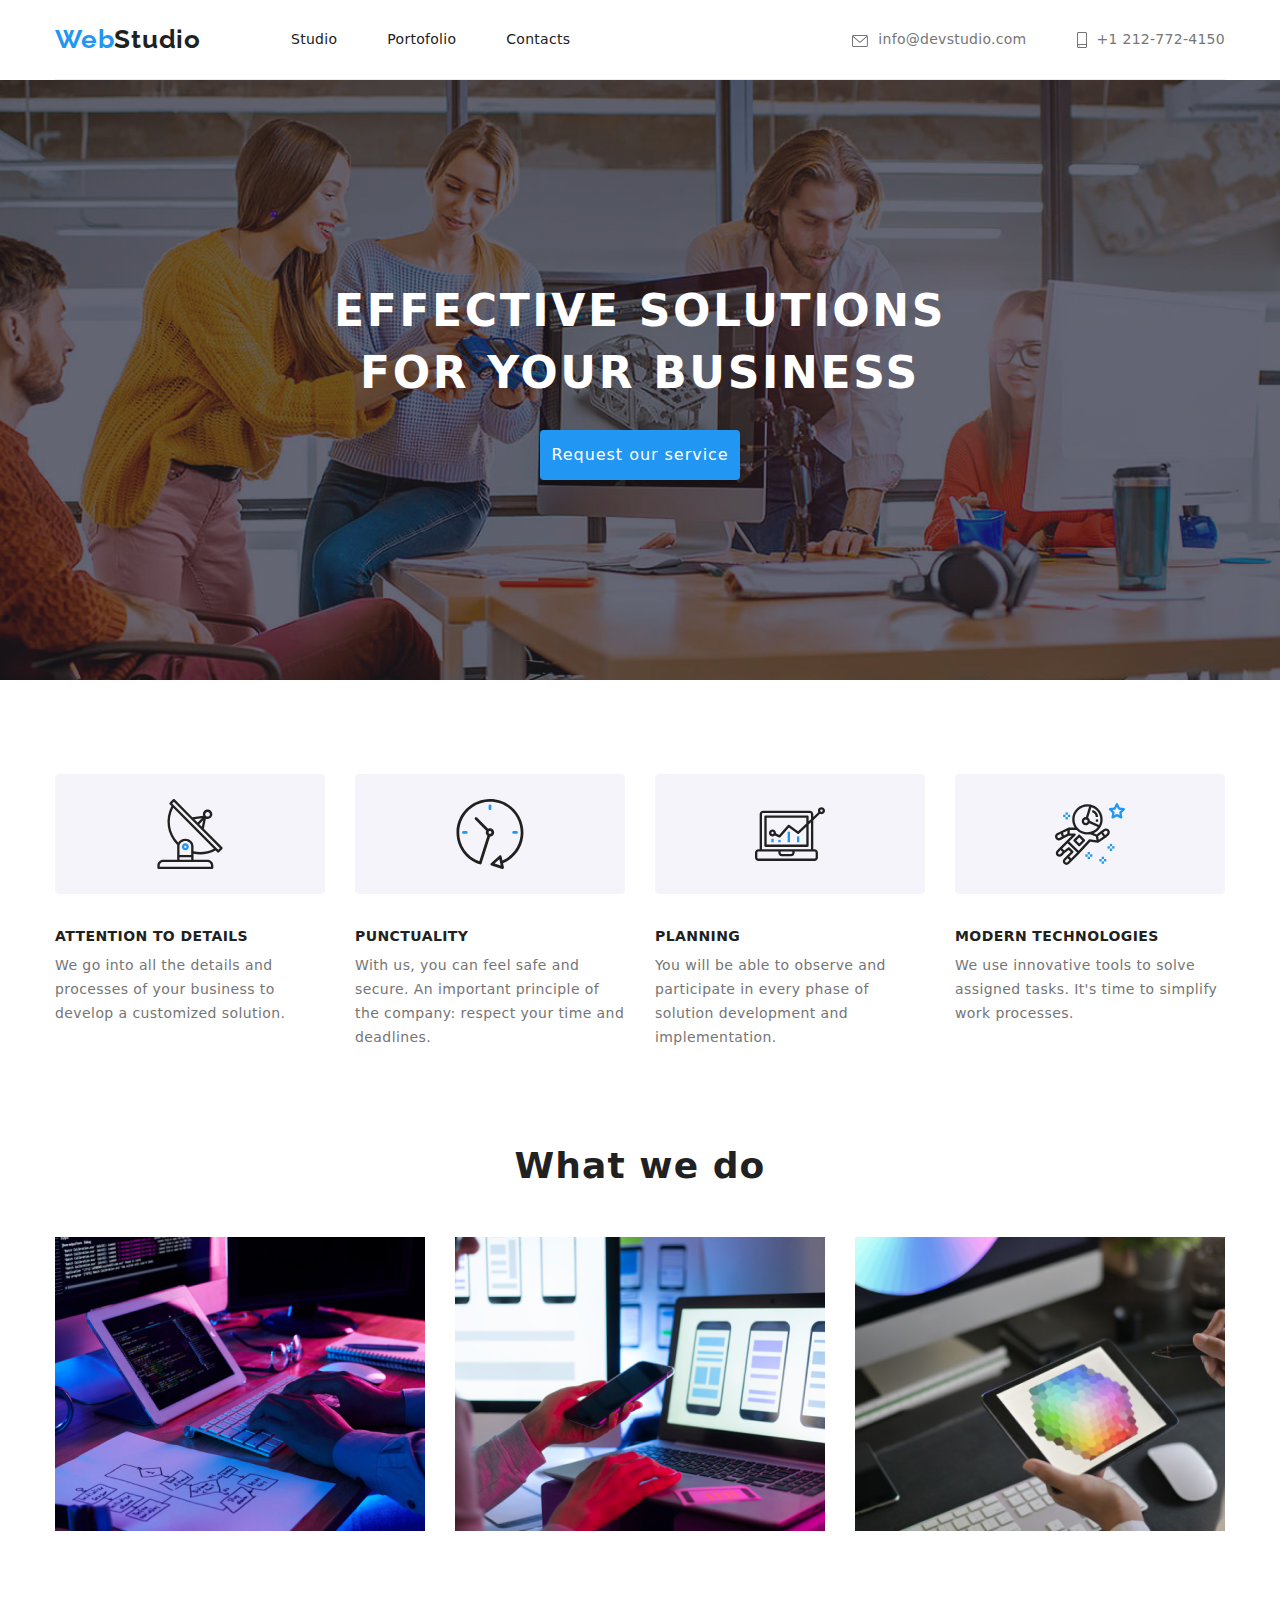
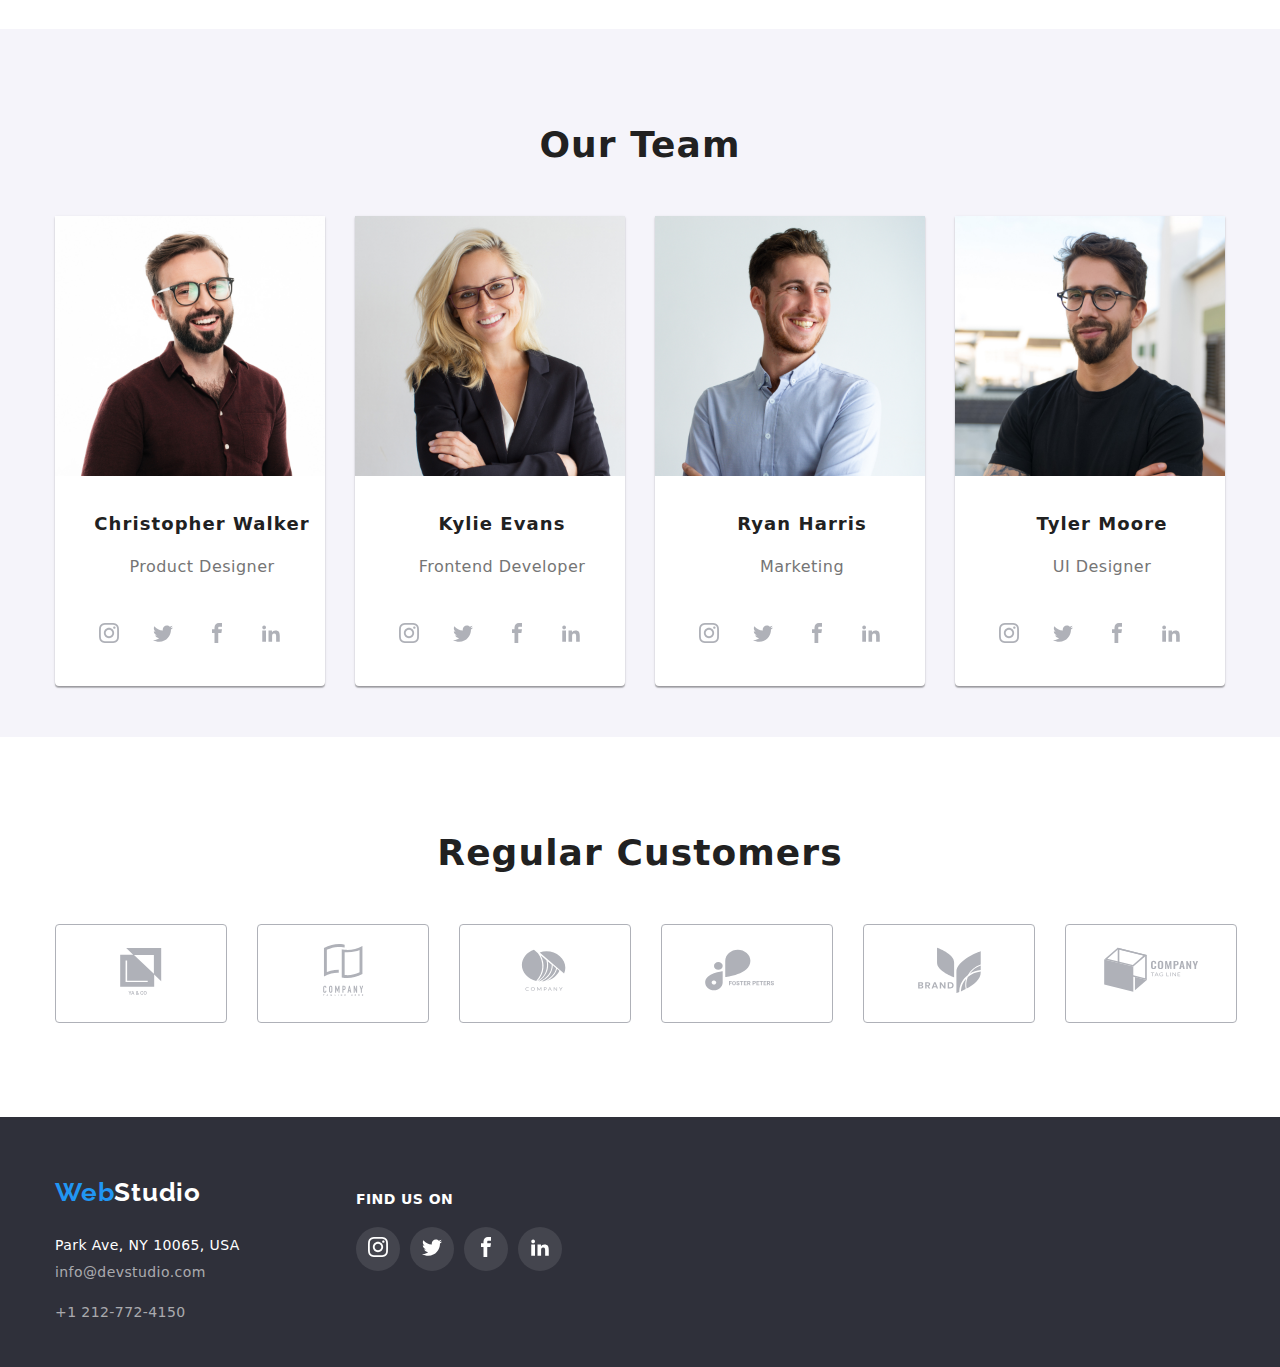
<file: index.html>
<!DOCTYPE html>
<html>
    <head>
        <meta>
        <title>WebStudio</title>
        <link rel="preconnect" href="https://fonts.googleapis.com">
        <link rel="preconnect" href="https://fonts.gstatic.com" crossorigin>
        <link href="https://fonts.googleapis.com/css2?family=Raleway:wght@700&family=Roboto:wght@400;500;700;900&display=swap" rel="stylesheet">
        <link rel="stylesheet" href="https://cdnjs.cloudflare.com/ajax/libs/modern-normalize/1.0.0/modern-normalize.min.css"/>
        <link rel="stylesheet" href="css/style.css">
    </head>
    <body>
        <!--HeaderSection-->
        <header class="header-section container"> 
            <a class="logo-header" href="index.html">Web<span class="logo-header-second">Studio</span></a>
            <nav>
                <ul class="unstyled-list nav-list">
                    <li><a class="link-nav" href="index.html">Studio</a></li>
                    <li><a class="link-nav" href="portofolio.html">Portofolio</a></li>
                    <li><a class="link-nav" href="contacts.html">Contacts</a></li>
                </ul>
            </nav>
            <ul class="top-contact-list unstyled-list">
                <li class="top-contact-list-item">
                    <a class="link" href="mailto:info@devstudio.com">
                        <svg width="16" height="12">
                            <use href="images/icons-svg.svg#icon-envelope"></use>
                        </svg>info@devstudio.com</a>
                </li>
                <li class="top-contact-list-item">
                    <a class="link" href="tel:+123456789">
                        <svg width="10" height="16">
                            <use href="images/icons-svg.svg#icon-smartphone"></use>
                        </svg>+1 212-772-4150</a>
                </li>
            </ul>
        </header>
        <main>
            <!--HeroSection-->
            <section class="hero-section">
                <ul class="unstyled-list hero-list">
                    <li class="hero-list-item"><h2 class="bussiness-object">EFFECTIVE SOLUTIONS FOR YOUR BUSINESS</h2></li>
                    <li class="hero-list-item"><button type="button" class="request-service-button">Request our service</button></li>
                </ul>
            </section>
            <!--OurValuesSection-->
            <section class="our-values-section container section">
                <ul class="unstyled-list value-list">
                    <li>
                        <div>
                            <ul class="unstyled-list value-list-items">
                                <li class=""><a href="#">
                                    <svg width="270" height="120">
                                        <use href="images/icons-svg.svg#icon-Antenna"></use>
                                    </svg>
                                </a></li>                                    
                                <li class="value">
                                    <h5 class="value-title">ATTENTION TO DETAILS</h5>
                                    <p class="value-description">We go into all the details and processes of your business to develop a customized solution.</p>
                                </li>

                            </ul>
                        </div>
                    </li>
                    <li>
                        <div>
                            <ul class="unstyled-list value-list-items">
                                <li class=""><a href="#">
                                    <svg width="270" height="120">
                                        <use href="images/icons-svg.svg#icon-Clock"></use>
                                    </svg>
                                </a></li>
                                <li class="value">
                                    <h5 class="value-title">PUNCTUALITY</h5>
                                    <p class="value-description">With us, you can feel safe and secure. An important principle of the company: respect your time and deadlines.</p>
                                </li>
                            </ul>
                        </div>
                    </li>
                    <li>
                        <div>
                            <ul class="unstyled-list value-list-items">
                                <li class=""><a href="#">
                                    <svg width="270" height="120">
                                        <use href="images/icons-svg.svg#icon-Planning"></use>
                                    </svg>
                                </a></li>
                                <li class="value">
                                    <h5 class="value-title">PLANNING</h5>
                                    <p class="value-description">You will be able to observe and participate in every phase of solution development and implementation.</p>
                                </li>
                            </ul>
                        </div>
                    </li>
                    <li>
                        <div>
                            <ul class="unstyled-list value-list-items">
                                <li class=""><a href="#">
                                    <svg width="270" height="120">
                                        <use href="images/icons-svg.svg#icon-Astronaut"></use>
                                    </svg>
                                </a></li>
                                <li class="value">
                                    <h5 class="value-title">MODERN TECHNOLOGIES</h5>
                                    <p class="value-description">We use innovative tools to solve assigned tasks. It's time to simplify work processes.</p>
                                </li>
                            </ul>
                        </div>
                    </li>                                                  
                 </ul>
            </section>
            <!--WhatWeDoSection-->
            <section class="what-we-do-section container section">
                <h2 class="subtitle">What we do</h2>
                <ul class="unstyled-list devices">
                    <li>
                        <img class="image-logo" src="images/image1.jpg" alt="desktop">
                    </li> 
                    <li>
                        <img class="image-logo" src="images/image2.jpg" alt="mobile phone">
                    </li>
                    <li>
                        <img class="image-logo" src="images/image3.jpg" alt="tablet">
                    </li>    
                </ul>   
            </section>
            <!--OurTeamSection-->
            <section class="our-team-section section">
                <h2 class="subtitle">Our Team</h2>
                <ul class="unstyled-list our-team">
                    <li class="employee-card">
                        <img width="270" height="260" src="images/employee/employee1.jpg" alt="man with brown shirt">
                        <div class="employee-details">
                            <h4 class="image-title">Christopher Walker</h4>
                            <p class="image-description">Product Designer</p>
                        </div>
                        <div class="social-media-icons">
                            <ul class="unstyled-list">
                                <li class="icon-list-item"><a href="#">
                                    <svg width="20" height="20">
                                        <use href="images/icons-svg.svg#icon-instagram"></use>
                                    </svg>
                                </a></li>
                                <li class="icon-list-item"><a href="#">
                                    <svg width="20" height="20">
                                        <use href="images/icons-svg.svg#icon-twitter"></use>
                                            <svg width="20" height="20">
                                </a></li>
                                <li class="icon-list-item"><a href="#">
                                    <svg width="20" height="20">
                                        <use href="images/icons-svg.svg#icon-facebook"></use>
                                    </svg>
                                </a></li>                                
                                <li class="icon-list-item"><a href="#">
                                    <svg width="20" height="20">
                                        <use href="images/icons-svg.svg#icon-linkedin2"></use>
                                    </svg>
                                </a></li>
                            </ul>
                        </div>
                    </li>
                    <li class="employee-card">
                        <img width="270" height="260" src="images/employee/employee2.jpg" alt="blonde woman">
                        <div class="employee-details">
                            <h4 class="image-title">Kylie Evans</h4>
                            <p class="image-description">Frontend Developer</p>
                        </div> 
                        <div class="social-media-icons">
                            <ul class="unstyled-list">
                                <li class="icon-list-item"><a href="#">
                                    <svg width="20" height="20">
                                        <use href="images/icons-svg.svg#icon-instagram"></use>
                                    </svg>
                                </a></li>
                                <li class="icon-list-item"><a href="#">
                                    <svg width="20" height="20">
                                        <use href="images/icons-svg.svg#icon-twitter"></use>
                                            <svg width="20" height="20">
                                </a></li>
                                <li class="icon-list-item"><a href="#">
                                    <svg width="20" height="20">
                                        <use href="images/icons-svg.svg#icon-facebook"></use>
                                    </svg>
                                </a></li>
                                <li class="icon-list-item"><a href="#">
                                    <svg width="20" height="20">
                                        <use href="images/icons-svg.svg#icon-linkedin2"></use>
                                    </svg>
                                </a></li>
                            </ul>
                        </div>   
                    </li>
                    <li class="employee-card">
                        <img width="270" height="260" src="images/employee/employee3.jpg" alt="man with light blue shirt">
                        <div class="employee-details">
                            <h4 class="image-title">Ryan Harris</h4>
                            <p class="image-description">Marketing</p>
                        </div>
                        <div class="social-media-icons">
                            <ul class="unstyled-list">
                                <li class="icon-list-item"><a href="#">
                                    <svg width="20" height="20">
                                        <use href="images/icons-svg.svg#icon-instagram"></use>
                                    </svg>
                                </a></li>
                                <li class="icon-list-item"><a href="#">
                                    <svg width="20" height="20">
                                        <use href="images/icons-svg.svg#icon-twitter"></use>
                                            <svg width="20" height="20">
                                </a></li>
                                <li class="icon-list-item"><a href="#">
                                    <svg width="20" height="20">
                                        <use href="images/icons-svg.svg#icon-facebook"></use>
                                    </svg>
                                </a></li>
                                <li class="icon-list-item"><a href="#">
                                    <svg width="20" height="20">
                                        <use href="images/icons-svg.svg#icon-linkedin2"></use>
                                    </svg>
                                </a></li>
                            </ul>
                        </div>
                    </li>
                    <li class="employee-card">
                        <img width="270" height="260" src="images/employee/employee4.jpg" alt="man with black t-shirt">
                        <div class="employee-details">
                            <h4 class="image-title">Tyler Moore</h4>
                            <p class="image-description">UI Designer</p>
                        </div>
                        <div class="social-media-icons">
                            <ul class="unstyled-list">
                                <li class="icon-list-item"><a href="#">
                                    <svg width="20" height="20">
                                        <use href="images/icons-svg.svg#icon-instagram"></use>
                                    </svg>
                                </a></li>
                                <li class="icon-list-item"><a href="#">
                                    <svg width="20" height="20">
                                        <use href="images/icons-svg.svg#icon-twitter"></use>
                                            <svg width="20" height="20">
                                </a></li>
                                <li class="icon-list-item"><a href="#">
                                    <svg width="20" height="20">
                                        <use href="images/icons-svg.svg#icon-facebook"></use>
                                    </svg>
                                </a></li>
                                <li class="icon-list-item"><a href="#">
                                    <svg width="20" height="20">
                                        <use href="images/icons-svg.svg#icon-linkedin2"></use>
                                    </svg>
                                </a></li>
                            </ul>
                        </div>
                    </li>     
                </ul>                                            
             </section>
             <!--RegularCustomersSection-->
             <section class="regular-customers-section section">
                <h2 class="subtitle">Regular Customers</h2>
                <ul class="unstyled-list regular-client-list container">
                    <li class="regular-client-list-item"><a href="#">
                        <svg width="170" height="92">
                            <use href="images/icons-svg.svg#icon-Client-1"></use>
                        </svg>
                    </a></li>
                    <li class="regular-client-list-item"><a href="#">
                        <svg width="170" height="92">
                            <use href="images/icons-svg.svg#icon-Client-2"></use>
                        </svg>
                    </a></li>
                    <li class="regular-client-list-item"><a href="#">
                        <svg width="170" height="92">
                            <use href="images/icons-svg.svg#icon-Client-3"></use>
                        </svg>
                    </a></li>
                    <li class="regular-client-list-item"><a href="#">
                        <svg width="170" height="92">
                            <use href="images/icons-svg.svg#icon-Client-4"></use>
                        </svg>
                    </a></li>
                    <li class="regular-client-list-item"><a href="#">
                        <svg width="170" height="92">
                            <use href="images/icons-svg.svg#icon-Client-5"></use>
                        </svg>
                    </a></li>
                    <li class="regular-client-list-item"><a href="#">
                        <svg width="170" height="92">
                            <use href="images/icons-svg.svg#icon-Client-6"></use>
                        </svg>
                    </a></li>

                </ul>
             </section>
        </main>
        <!--FooterSection-->
        <footer class="footer-section">
            <address>
                <ul class="unstyled-list footer-section-list container">
                    <li class="footer-section-list-item"><div>
                        <ul class="unstyled-list adress-list container">
                                <li class="footer-logo"><a class="logo-footer" href="index.html">Web<span class="logo-footer-second">Studio</span></a></li>
                                <li><p class="adress-line">Park Ave, NY 10065, USA</p></li>
                                <li><p class="contact-method">info@devstudio.com</p></li>
                                <li><p class="contact-method">+1 212-772-4150</p></li>
                            </ul>
                        </div>
                    </li> 
                    <li class="footer-section-list-item">
                        <div class="footer-social-media">
                            <h3 class="footer-social-media-title">Find us on</h3>
                            <ul class="unstyled-list footer-icon-list">
                                <li class="footer-icon-list-item"><a href="#">
                                    <svg width="20" height="20">
                                        <use href="images/icons-svg.svg#icon-instagram"></use>
                                    </svg>
                                </a></li>
                                <li class="footer-icon-list-item"><a href="#">
                                    <svg width="20" height="20">
                                        <use href="images/icons-svg.svg#icon-twitter"></use>
                                            <svg width="20" height="20">
                                </a></li>
                                <li class="footer-icon-list-item"><a href="#">
                                    <svg width="20" height="20">
                                        <use href="images/icons-svg.svg#icon-facebook"></use>
                                    </svg>
                                </a></li>
                                <li class="footer-icon-list-item"><a href="#">
                                    <svg width="20" height="20">
                                        <use href="images/icons-svg.svg#icon-linkedin2"></use>
                                    </svg>
                                </a></li>
                            </ul>
                        </div>
                    </li>
                </ul>
            </address>
        </footer>
    </body>
</html>
</file>
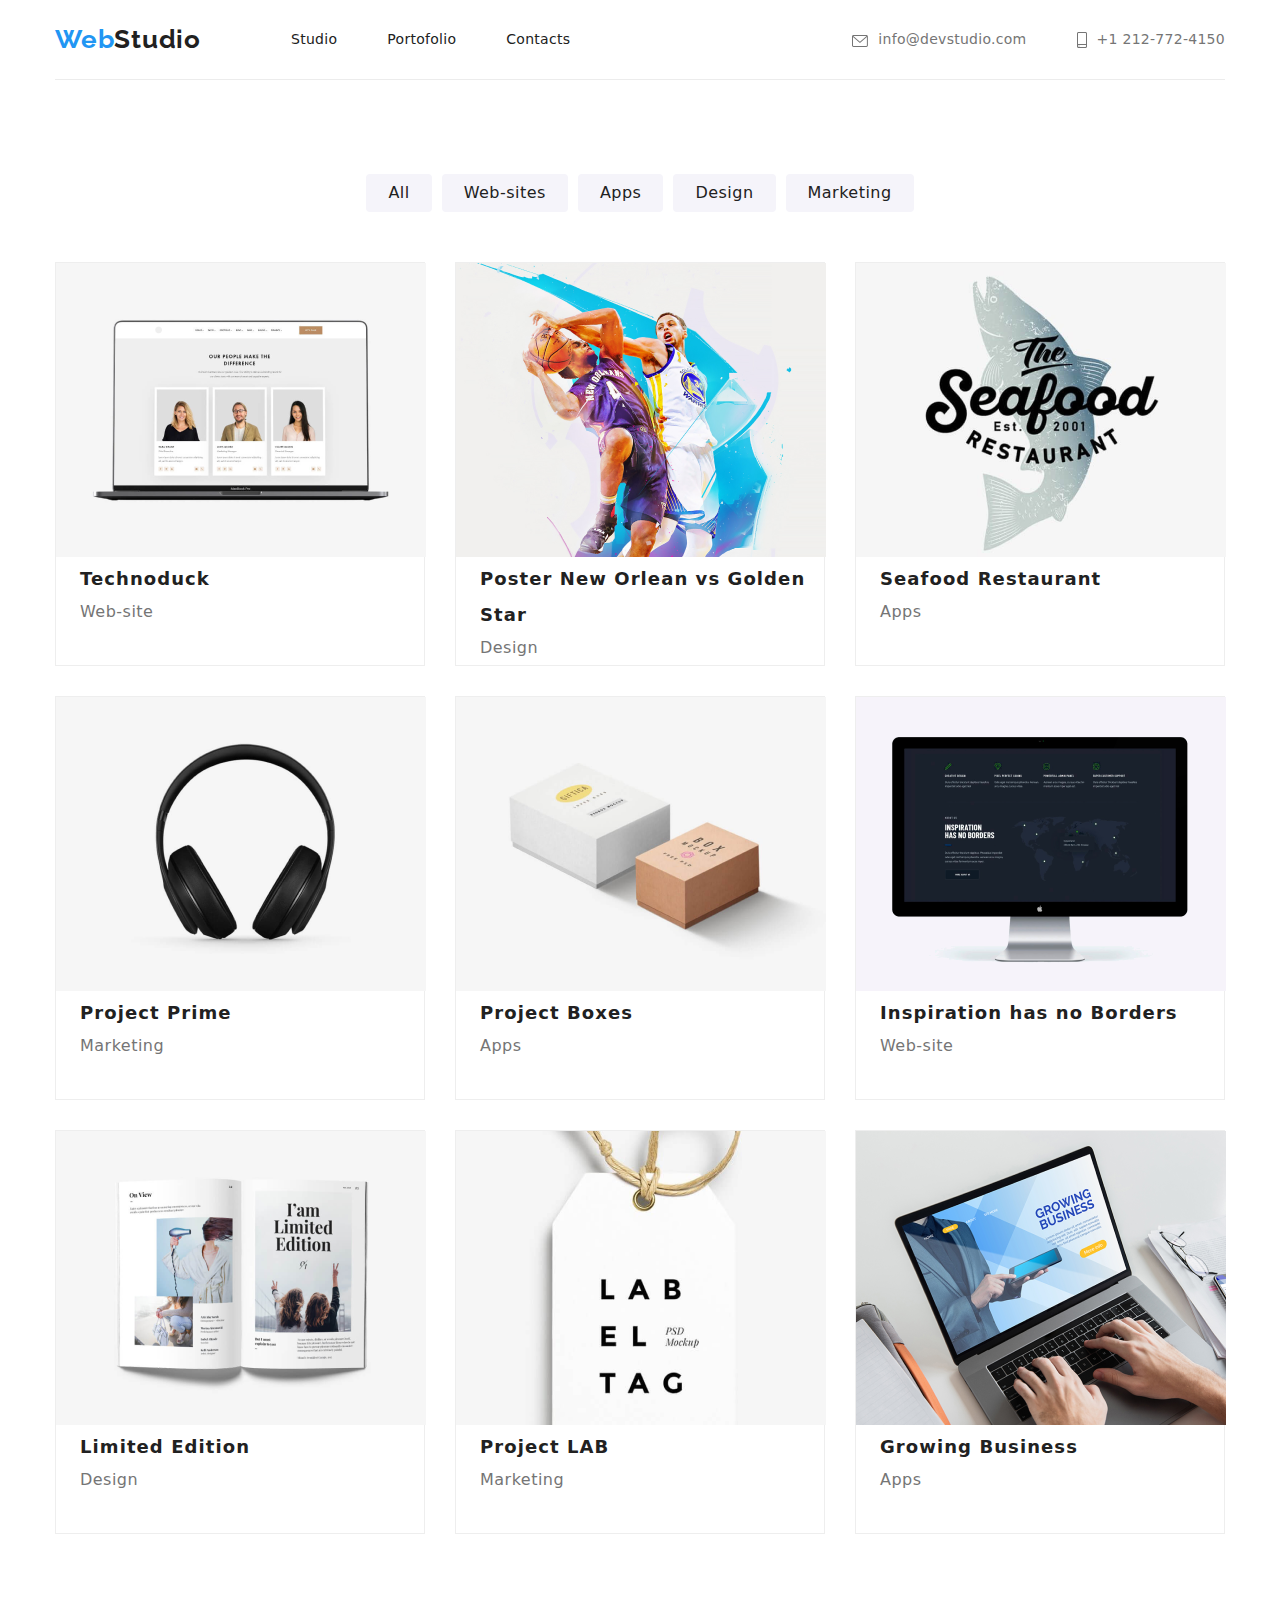
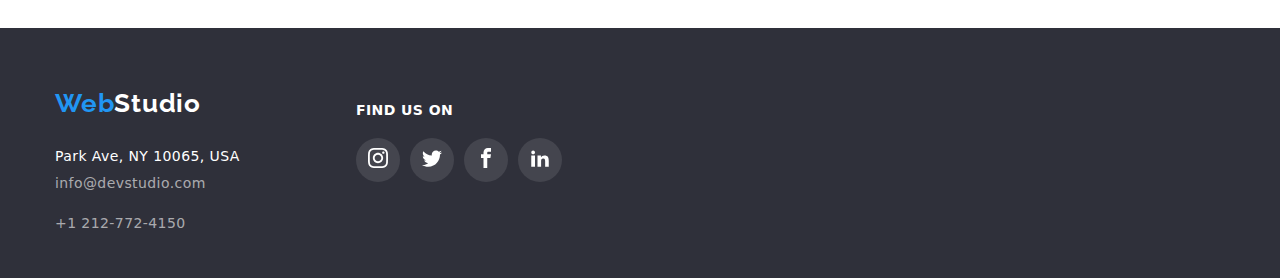
<file: portofolio.html>
<!DOCTYPE html>
<html>
    <head>
        <meta>
        <title>WebStudio</title>
        <link rel="preconnect" href="https://fonts.googleapis.com">
        <link rel="preconnect" href="https://fonts.gstatic.com" crossorigin>
        <link href="https://fonts.googleapis.com/css2?family=Raleway:wght@700&family=Roboto:wght@400;500;700;900&display=swap" rel="stylesheet">
        <link rel="stylesheet" href="https://cdnjs.cloudflare.com/ajax/libs/modern-normalize/1.0.0/modern-normalize.min.css"/>
        <link rel="stylesheet" href="css/style.css">
    </head>
    <body>
        <!--HeaderSection-->
        <header class="header-section container"> 
            <a class="logo-header" href="index.html">Web<span class="logo-header-second">Studio</span></a>
            <nav>
                <ul class="unstyled-list nav-list">
                    <li><a class="link-nav" href="index.html">Studio</a></li>
                    <li><a class="link-nav" href="portofolio.html">Portofolio</a></li>
                    <li><a class="link-nav" href="contacts.html">Contacts</a></li>
                </ul>
            </nav>
            <ul class="top-contact-list unstyled-list">
                <li class="top-contact-list-item">
                    <a class="link" href="mailto:info@devstudio.com">
                        <svg width="16" height="12">
                            <use href="images/icons-svg.svg#icon-envelope"></use>
                        </svg>info@devstudio.com</a>
                </li>
                <li class="top-contact-list-item">
                    <a class="link" href="tel:+123456789">
                        <svg width="10" height="16">
                            <use href="images/icons-svg.svg#icon-smartphone"></use>
                        </svg>+1 212-772-4150</a>
                </li>
            </ul>
        </header>
        <main>
            <!--ProjectCategorySection-->
            <section class="section">
                <div>
                    <ul class="unstyled-list project-category">
                        <li><button type="button" class="project-type">All</button></li>
                        <li><button type="button" class="project-type">Web-sites</button></li>
                        <li><button type="button" class="project-type">Apps</button></li>
                        <li><button type="button" class="project-type">Design</button></li>
                        <li><button type="button" class="project-type">Marketing</button></li>
                    </ul>
                </div>
            <!--ProjectTypeSection-->
                <div class="project-section container">
                    <ul class="unstyled-list project-cards">
                        <li class="card"><img class="image-logo" src="images/portofolio img/technoduck.jpg" alt="open notebook">
                            <h3 class="image-title">Technoduck</h3>
                            <p class="image-description">Web-site</p>
                        </li> 
                        <li class="card"><img class="image-logo" src="images/portofolio img/postenovsgs.jpg" alt="basketball duel">
                            <h3 class="image-title">Poster New Orlean vs Golden Star</h3>
                            <p class="image-description">Design</p>
                        </li> 
                        <li class="card"><img class="image-logo" src="images/portofolio img/seafood.jpg" alt="Seafood Restaurant">
                            <h3 class="image-title">Seafood Restaurant </h3>
                            <p class="image-description">Apps</p>
                        </li> 
                        <li class="card"><img class="image-logo" src="images/portofolio img/prime.jpg" alt="headset">
                            <h3 class="image-title">Project Prime</h3>
                            <p class="image-description">Marketing</p>
                        </li> 
                        <li class="card"><img class="image-logo" src="images/portofolio img/boxes.jpg" alt="boxes">
                            <h3 class="image-title">Project Boxes</h3>
                            <p class="image-description">Apps</p>
                        </li> 
                        <li class="card"><img class="image-logo" src="images/portofolio img/inspiration.jpg" alt="monitor">
                            <h3 class="image-title">Inspiration has no Borders</h3>
                            <p class="image-description">Web-site</p>
                        </li>  
                        <li class="card"><img class="image-logo" src="images/portofolio img/limited.jpg" alt="open magazine">
                            <h3 class="image-title">Limited Edition</h3>
                            <p class="image-description">Design</p>
                        </li> 
                        <li class="card"><img class="image-logo" src="images/portofolio img/lab.jpg" alt="lab tag">
                            <h3 class="image-title">Project LAB</h3>
                            <p class="image-description">Marketing</p>
                        </li>  
                        <li class="card"><img class="image-logo" src="images/portofolio img/growing.jpg" alt="notebook work">
                            <h3 class="image-title">Growing Business</h3>
                            <p class="image-description">Apps</p>
                        </li> 
                    </ul>
                </div>
            </section>              
        </main>
        <!--FooterSection-->
        <footer class="footer-section">
            <address>
                <ul class="unstyled-list footer-section-list container">
                    <li class="footer-section-list-item"><div>
                        <ul class="unstyled-list adress-list container">
                                <li class="footer-logo"><a class="logo-footer" href="index.html">Web<span class="logo-footer-second">Studio</span></a></li>
                                <li><p class="adress-line">Park Ave, NY 10065, USA</p></li>
                                <li><p class="contact-method">info@devstudio.com</p></li>
                                <li><p class="contact-method">+1 212-772-4150</p></li>
                            </ul>
                        </div>
                    </li> 
                    <li class="footer-section-list-item">
                        <div class="footer-social-media">
                            <h3 class="footer-social-media-title">Find us on</h3>
                            <ul class="unstyled-list footer-icon-list">
                                <li class="footer-icon-list-item"><a href="#">
                                    <svg width="20" height="20">
                                        <use href="images/icons-svg.svg#icon-instagram"</use>
                                    </svg>
                                </a></li>
                                <li class="footer-icon-list-item"><a href="#">
                                    <svg width="20" height="20">
                                        <use href="images/icons-svg.svg#icon-twitter"</use>
                                            <svg width="20" height="20">
                                </a></li>
                                <li class="footer-icon-list-item"><a href="#">
                                    <svg width="20" height="20">
                                        <use href="images/icons-svg.svg#icon-facebook"</use>
                                    </svg>
                                </a></li>
                                <li class="footer-icon-list-item"><a href="#">
                                    <svg width="20" height="20">
                                        <use href="images/icons-svg.svg#icon-linkedin2"</use>
                                    </svg>
                                </a></li>
                            </ul>
                        </div>
                    </li>
                </ul>
            </address>
        </footer>
    </body>

</html>
</file>
<file: css/style.css>
/*Globals*/
html {
    font-family: 'Roboto';
    font-style: normal;
    font-weight: 700;
}

.unstyled-list {
    list-style: none;
}

.link {
    font-weight: 500;
    font-size: 14px;
    line-height: 1.1;
    letter-spacing: 0.02em;
    color: #757575;
    text-decoration: none;
}

*{margin-block-start: 0px;
  margin-block-end: 0px;
  margin-inline-start: 0px;
  margin-inline-end: 0px;
  padding-inline-start: 0px
}

.container {
    width: 1170px;
    margin: 0 auto;
}

.section {
    padding-top: 94px;
    padding-bottom: 94px;
}

/*Header-Footer Section*/

.header-section {
    display: flex;
    height: 80px;
    align-items: center;
    border-bottom: 1px solid #ECECEC;
}

.logo-header, .logo-footer {
    font-family: 'Raleway';
    font-style: normal;
    font-size: 26px;
    line-height: 1.2;
    letter-spacing: 0.03em;
    color: #2196F3;
    text-decoration: none;
}

.footer-logo {
    padding-top: 60px;
}

.logo-header-second {
    color: #212121;
}

.footer-section, 
.hero-section {
    background: #2F303A;
}

.footer-section{
    height: 250px;
}

.footer-section-list {
    display: flex;  
}

.footer-section-list-item{
    width: 301px;
    display: flex;
}

.footer-icon-list {
    display: flex;
    gap: 10px;
}

.footer-social-media-title {
    font-size: 14px;
    line-height: 1.1;
    letter-spacing: 0.03em;
    text-transform: uppercase;
    color: #FFFFFF;
    font-style: normal;
    margin: 75px 0px 20px 0px;
}

.footer-icon-list-item {
    width: 44px;
    height: 44px;
    background: rgba(255, 255, 255, 0.1);;
    border-radius: 50%;
    display: flex;
    align-items: center;
    justify-content: center;
   
}

.footer-icon-list-item a {
    color: #FFFFFF;
}

.footer-icon-list-item svg {
    fill: currentColor;
}

.footer-icon-list-item a:hover{
    color: #FFFFFF;
    background-color: #2196F3;
    width: 44px;
    height: 44px;
    border-radius: 50%;
    display: flex;
    justify-content: center;
    align-items: center;
}


.logo-footer-second {
    color: #FFFFFF
}
.adress-line {
    font-weight: 400;
    font-size: 14px;
    line-height: 1.1;
    letter-spacing: 0.03em;
    color: #FFFFFF;
    font-style: normal;
    padding-top: 30px;
}
.adress-list {
    height: 250px;
}

.contact-method {
    font-weight: 400;
    font-size: 14px;
    line-height: 1.1;
    letter-spacing: 0.03em;
    color: rgba(255, 255, 255, 0.6);
    font-style: normal;
    text-decoration: none;
    cursor: pointer;
    padding-bottom: 12px;
    padding-top: 12px;
}

.nav-list,
.top-contact-list {
    display: flex;
    gap: 50px;
    margin: 0 0 0 auto ;
}

.top-contact-sublist {
    display: flex;
    gap: 10px; 
}

.nav-list {
    margin-left: 90px;
}

.link-nav {
    font-weight: 500;
    font-size: 14px;
    line-height: 1.1;
    letter-spacing: 0.02em;
    color: #212121;
    text-decoration: none;
}

.link-nav:hover,
.link-nav:focus {
    color: #2196F3;
    /*padding-bottom: 28px;
    border-bottom: solid #2196F3;
    border-radius: 2px;*/
}

.top-contact-list-item a:hover,
.top-contact-list-item:focus {
    color: #2196F3;
}

.top-contact-list-item svg {
    fill: currentColor;
}

.top-contact-list-item a {
    color:#757575;
    display: flex;
    gap: 10px;
    align-items: end;
}

/*ProjectSection*/

.project-category{
    display: flex;
    justify-content: center;
    gap: 10px;
    padding-bottom: 50px
}

.project-type {
    font-weight: 500;
    font-size: 16px;
    line-height: 1.6;
    text-align: center;
    letter-spacing: 0.03em;
    color: #212121;
    text-decoration: none;
    background: #F5F4FA;
    border-style: hidden;
    border-radius: 4px;
    padding: 6px 22px;
    cursor: pointer;
}

.project-type:hover, .project-type:focus {
    font-weight: 500;
    font-size: 16px;
    line-height: 1.6;
    text-align: center;
    letter-spacing: 0.03em;
    color: #FFFFFF;
    background: #2196F3;
    box-shadow: 0px 3px 1px rgba(0, 0, 0, 0.1), 0px 1px 2px rgba(0, 0, 0, 0.08), 0px 2px 2px rgba(0, 0, 0, 0.12);
    border-radius: 4px;
}

.project-cards {
    display: flex;
    flex-wrap: wrap;
    gap: 30px;
}

.card {
    box-sizing: border-box;
    width: 370px;
    height: 404px;
    left: 215px;
    top: 262px;
    background: #FFFFFF;
    border: 1px solid #EEEEEE;
} 

.card:hover {
    box-sizing: border-box;
    width: 370px;
    height: 404px;
    left: 215px;
    top: 262px;
    background: #FFFFFF;
    border: 1px solid #EEEEEE;
    box-shadow: 0px 1px 1px rgba(0, 0, 0, 0.12), 0px 4px 4px rgba(0, 0, 0, 0.06), 1px 4px 6px rgba(0, 0, 0, 0.16);
} 
 
.image-logo {
    width: 370px;
    height: 294px;
}

.image-title {
    font-size: 18px;
    line-height: 2;
    letter-spacing: 0.06em;
    padding-left: 24px;
    color: #212121;
}
.image-description {
    font-weight: 400;
    font-size: 16px;
    line-height: 1.9;
    letter-spacing: 0.03em;
    padding-left: 24px;
    color: #757575;
}

/*HeroSection*/
.hero-section{
    height: 600px;
    display: flex;
    justify-content: center;
    align-items: center;
    background-image: linear-gradient(rgba(47, 48, 58, 0.4), rgba(47, 48, 58, 0.4)), url("../images/hero-image.jpg");
    background-repeat: no-repeat;
    background-position: center;
}

.hero-list-item {
    display: flex;
    justify-content: center;
    align-items: center;
}

 .bussiness-object {
    font-weight: 900;
    font-size: 44px;
    line-height: 1.4;
    width: 696px;
    height: 120px;
    text-align: center;
    letter-spacing: 0.06em;
    text-transform: uppercase;
    color: #FFFFFF;
}

.request-service-button {
    font-size: 16px;
    line-height: 1.9;
    text-align: center;
    letter-spacing: 0.06em;
    color: #FFFFFF;
    padding: 0;
    width: 200px;
    height: 50px;
    background: #2196F3;
    box-shadow: 0px 4px 4px rgba(0, 0, 0, 0.15);
    border-radius: 4px;
    border-style: none;
    cursor: pointer;
    margin-top: 30px;
}

/*OurValuesSection*/

.our-values-section {
    display: flex;
    padding-bottom: 0;
}

.value-list {
    display: flex;
    gap: 30px;    ;
}

.value-title {
    font-size: 14px;
    line-height: 16px;
    letter-spacing: 0.03em;
    text-transform: uppercase;
    color: #212121;
    padding-bottom: 10px;
}

.value-description {
    font-weight: 400;
    font-size: 14px;
    line-height: 1.7;
    letter-spacing: 0.03em;
    color: #757575;
}

.value-list-items {
    display: flex;
    flex-direction: column;
    gap: 30px;
}

/*WhatWeDo/OurTeam-Sections*/

.subtitle {
    font-size: 36px;
    line-height: 1.2;
    text-align: center;
    letter-spacing: 0.03em;
    color: #212121;
}

.devices,
.our-team {
    display: flex;
    gap: 30px;
    justify-content: center
}

.our-team-section h2,
.what-we-do-section h2 {
    padding-bottom: 50px
}

.our-team-section {
    height: 708px;
    align-items: center;    
    background: #F5F4FA;
}

.employee-card{
    height: 470px;
    background: #FFFFFF;
    box-shadow: 0px 1px 3px rgba(0, 0, 0, 0.12), 0px 1px 1px rgba(0, 0, 0, 0.14), 0px 2px 1px rgba(0, 0, 0, 0.2);
    border-radius: 0px 0px 4px 4px;
    text-align: center;
    display: flex;
    flex-direction: column;
    gap: 30px;
}

.employee-details {
    display: flex;
    flex-direction: column;
    gap: 10px;
}

.social-media-icons ul{
    display: flex;
    justify-content: center;
    gap: 10px;
}

.icon-list-item {
    width: 44px;
    height: 44px;
    background-color: #FFFFFF;
    border-radius: 50%;
    display: flex;
    align-items: center;
    justify-content: center;
   
}

.icon-list-item a {
    color: #AFB1B8;
}

.icon-list-item svg {
    fill: currentColor;
}

.icon-list-item a:hover{
    color: #FFFFFF;
    background-color: #2196F3;
    width: 44px;
    height: 44px;
    border-radius: 50%;
    display: flex;
    justify-content: center;
    align-items: center;
}

/*RegularCustomersSection*/

.regular-customers-section {
    display: flex;
    flex-direction: column;
    gap: 50px;
}

.regular-client-list {
    display: flex;
    gap: 30px;
}

.regular-client-list-item {
    border: 1px solid #AFB1B8;
    border-radius: 4px;
}

.regular-client-list svg {
    fill: currentColor;
}

.regular-client-list-item a {
    color: #AFB1B8;
}

.regular-client-list-item a:hover{
    color: #2196F3;
    background-color: #FFFFFF;
    width: 170px;
    height: 95px;
    border: 1px solid #2196F3;
    border-radius: 4%;
    display: flex;
    justify-content: center;
    align-items: center;
}
</file>
